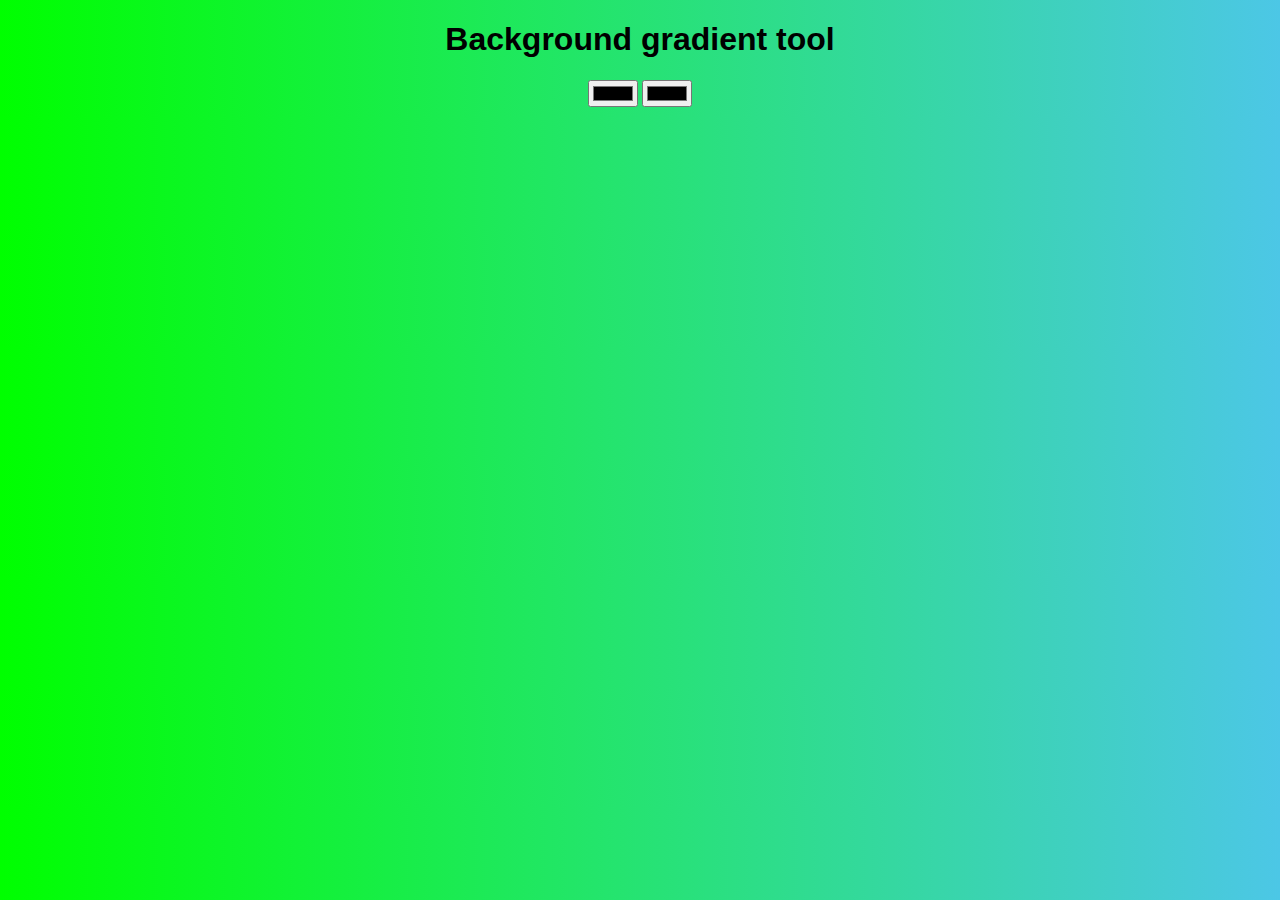
<file: src/Background gradient generator/index.html>
<!DOCTYPE html>
<html lang="en">
<head>
    <meta charset="UTF-8">
    <meta http-equiv="X-UA-Compatible" content="IE=edge">
    <meta name="viewport" content="width=device-width, initial-scale=1.0">
    <title>Gradient</title>
    <link rel="stylesheet" href="style.css">
</head>
<body id="body">
    <h1>Background gradient tool</h1>

    <input class="colorPicker1"  type="color" name="left">
    <input class="colorPicker2" type="color" name="right">

    <script src="script.js"></script>
</body>
</html>
</file>
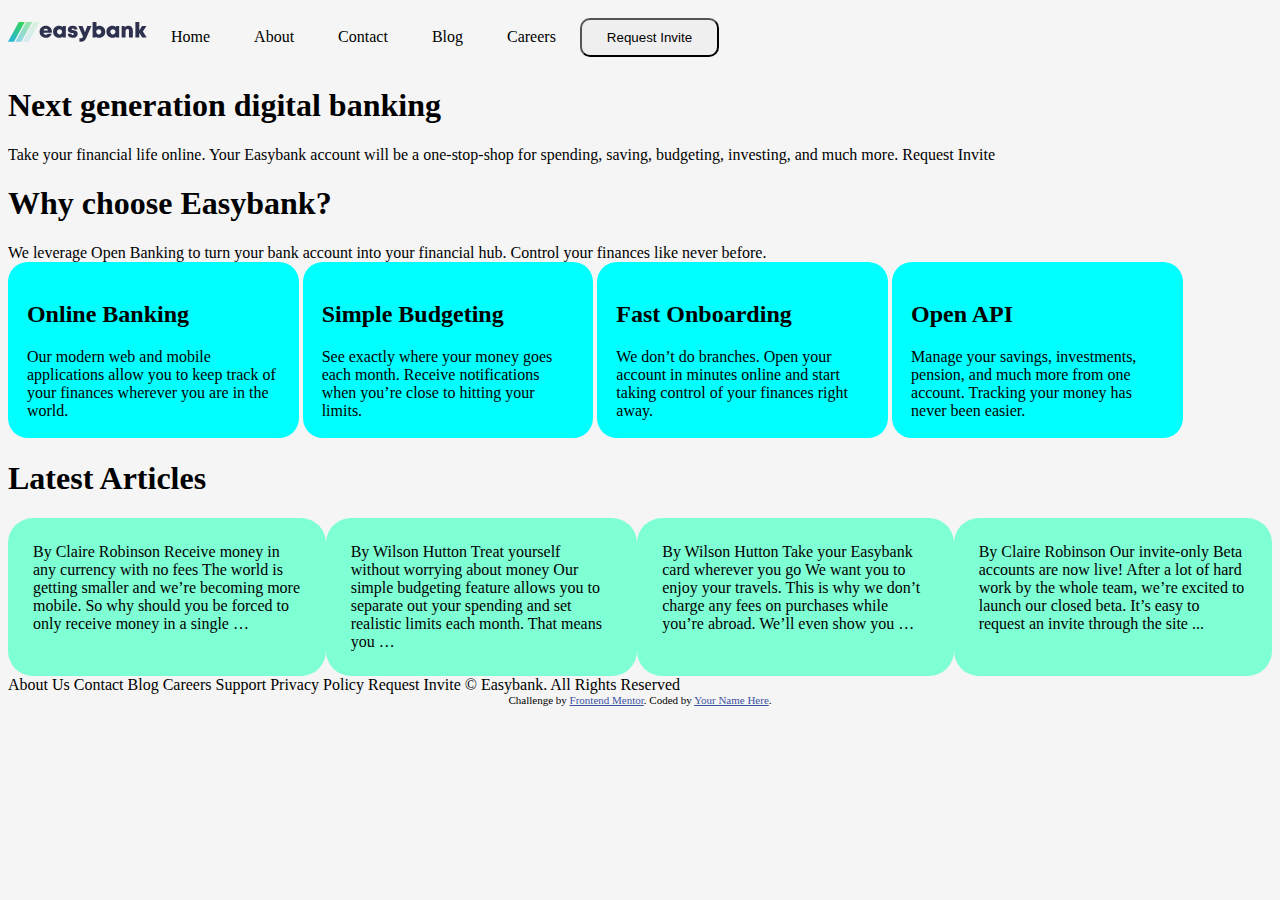
<file: src/easybank-challenge/index.html>
<!DOCTYPE html>
<html lang="en">

<head>
  <meta charset="UTF-8">
  <meta name="viewport" content="width=device-width, initial-scale=1.0">
  <!-- displays site properly based on user's device -->

  <link rel="icon" type="image/png" sizes="32x32" href="./images/favicon-32x32.png">

  <title>Frontend Mentor | Easybank landing page</title>
  <link rel="stylesheet" href="style.css">
  <!-- Feel free to remove these styles or customise in your own stylesheet 👍 -->
  <style>
    .attribution {
      font-size: 11px;
      text-align: center;
    }

    .attribution a {
      color: hsl(228, 45%, 44%);
    }
  </style>
</head>

<body>
  <nav>
    <div>
      <img class="logo" src="images/logo.svg" alt="">
      <p class="navbar-link">Home</p>
      <p class="navbar-link">About</p>
      <p class="navbar-link">Contact</p>
      <p class="navbar-link">Blog</p>
      <p class="navbar-link">Careers</p>

      <button>Request Invite</button>
    </div>
  </nav>

  <div>
    <h1>Next generation digital banking</h1>

    Take your financial life online. Your Easybank account will be a one-stop-shop
    for spending, saving, budgeting, investing, and much more.

    Request Invite

  </div>
  <div>
    <div>
      <h1>Why choose Easybank?</h1>

      <div>
        We leverage Open Banking to turn your bank account into your financial hub. Control
        your finances like never before.
      </div>

    </div>

    <div class="why">
      <h2 >Online Banking</h2>
      Our modern web and mobile applications allow you to keep track of your finances
      wherever you are in the world.
    </div>

    <div class="why">
      <h2>Simple Budgeting</h2>
      See exactly where your money goes each month. Receive notifications when you’re
      close to hitting your limits.
    </div>

    <div class="why">
      <h2>Fast Onboarding</h2>
      We don’t do branches. Open your account in minutes online and start taking control
      of your finances right away.
    </div>

    <div class="why">
      <h2>Open API</h2>
      Manage your savings, investments, pension, and much more from one account. Tracking
      your money has never been easier.
    </div>

  </div>

  <div class="">
    <h1>Latest Articles</h1>
  </div>

  <div class="articles">

    <div class="article">
      By Claire Robinson
      Receive money in any currency with no fees
      The world is getting smaller and we’re becoming more mobile. So why should you be
      forced to only receive money in a single …
    </div>

    <div class="article">
      By Wilson Hutton
      Treat yourself without worrying about money
      Our simple budgeting feature allows you to separate out your spending and set
      realistic limits each month. That means you …
    </div>

    <div class="article">
      By Wilson Hutton
      Take your Easybank card wherever you go
      We want you to enjoy your travels. This is why we don’t charge any fees on purchases
      while you’re abroad. We’ll even show you …
    </div>

    <div class="article">
      By Claire Robinson
      Our invite-only Beta accounts are now live!
      After a lot of hard work by the whole team, we’re excited to launch our closed beta.
      It’s easy to request an invite through the site ...
    </div>

  </div>

  <footer>
    About Us
    Contact
    Blog
    Careers
    Support
    Privacy Policy

    Request Invite

    © Easybank. All Rights Reserved

    <div class="attribution">
      Challenge by <a href="https://www.frontendmentor.io?ref=challenge" target="_blank">Frontend Mentor</a>.
      Coded by <a href="#">Your Name Here</a>.
    </div>
  </footer>
</body>

</html>
</file>
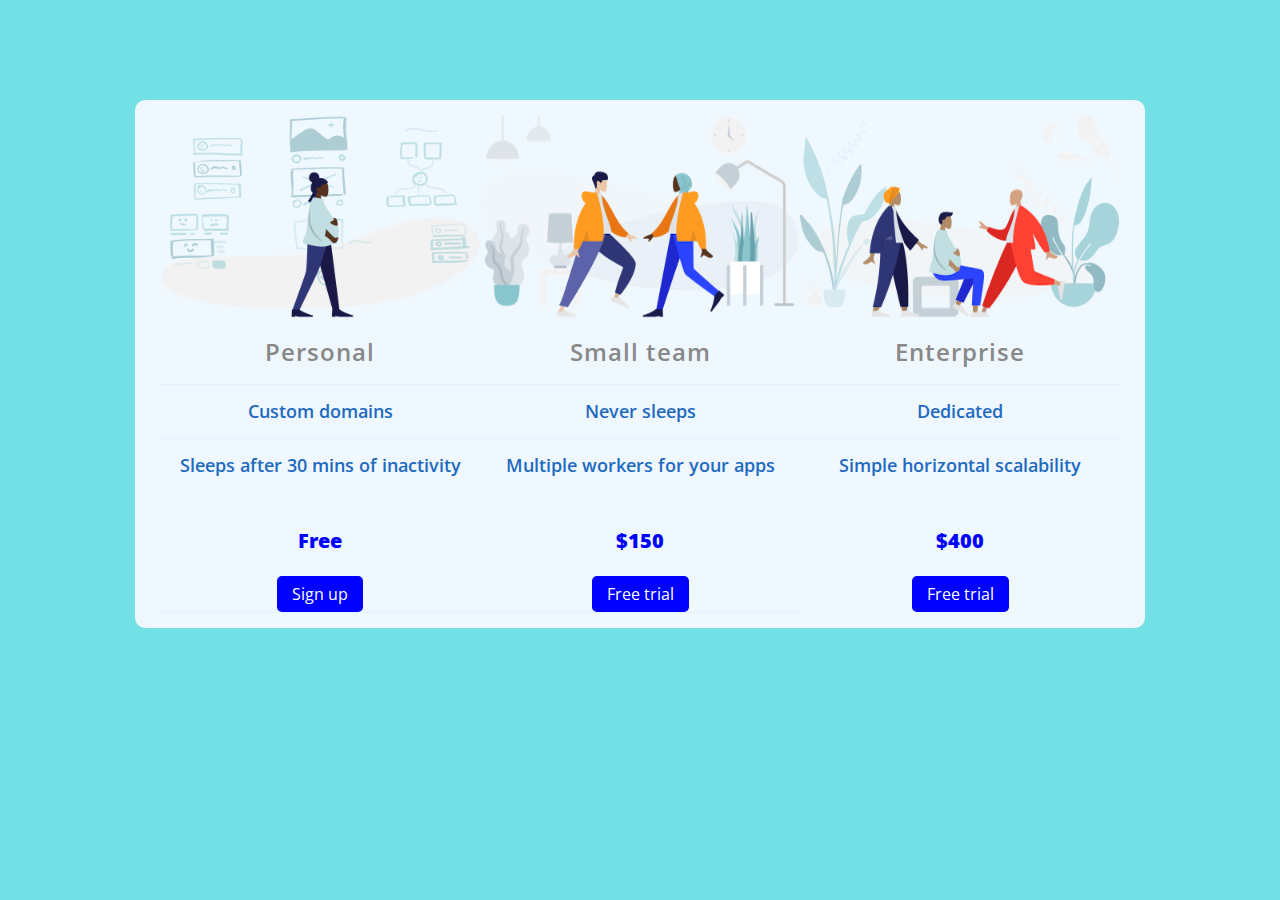
<file: src/Responsive price box/index.html>
<!DOCTYPE html>
<html lang="en">

<head>
    <meta charset="UTF-8">
    <meta name="viewport" content="width=device-width, initial-scale=1.0">
    <title>Price Tiers</title>
    <link rel="stylesheet" href="https://fonts.googleapis.com/css?family=Open+Sans:400,600,700">
    <link rel="stylesheet" href="app.css">
</head>

<body>

    <div class="panel-pricing-table">

        <div class="pricing-plan">
            <img  src="icons/icon1.png" alt="" class="pricing-img">
            <h2 class="pricing-header">Personal</h2>
            <ul class="pricing-features">
                <li class="pricing-features-item">Custom domains</li>
                <li class="pricing-features-item">Sleeps after 30 mins of inactivity</li>
            </ul>
            <span class="pricing-price">Free</span>
            <a href="#/" class="pricing-button">Sign up</a>
        </div>

        <div class="pricing-plan">
            <img src="icons/icon2.png" alt="" class="pricing-img">
            <h2 class="pricing-header">Small team</h2>
            <ul class="pricing-features">
                <li class="pricing-features-item">Never sleeps</li>
                <li class="pricing-features-item">Multiple workers for your apps</li>
            </ul>
            <span class="pricing-price">$150</span>
            <a href="#/" class="pricing-button is-featured">Free trial</a>
        </div>

        <div class="pricing-plan">
            <img src="icons/icon3.png" alt="" class="pricing-img">
            <h2 class="pricing-header">Enterprise</h2>
            <ul class="pricing-features">
                <li class="pricing-features-item">Dedicated</li>
                <li class="pricing-features-item">Simple horizontal scalability</li>
            </ul>
            <span class="pricing-price">$400</span>
            <a href="#/" class="pricing-button">Free trial</a>
        </div>

    </div>

</body>

</html>
</file>
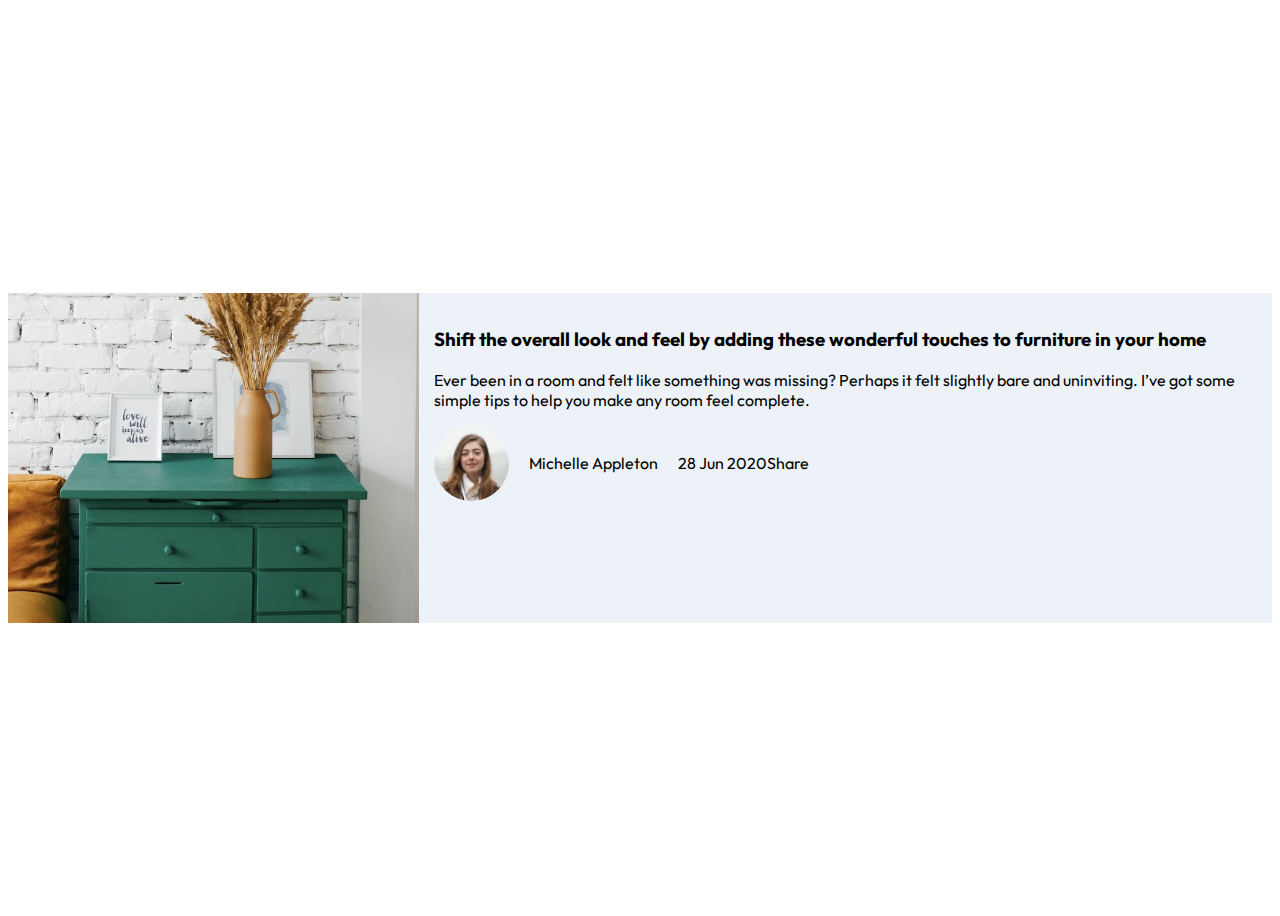
<file: src/components/article-preview-component/article-preview-component-master/index.html>
<!DOCTYPE html>
<html lang="en">

<head>
  <meta charset="UTF-8">
  <meta name="viewport" content="width=device-width, initial-scale=1.0">
  <!-- displays site properly based on user's device -->

  <link rel="icon" type="image/png" sizes="32x32" href="./images/favicon-32x32.png">
  <link rel="stylesheet" href="style.css">
  <title>Frontend Mentor | Article preview component</title>

  <!-- Feel free to remove these styles or customise in your own stylesheet 👍 -->
  <style>
    .attribution {
      font-size: 11px;
      text-align: center;
    }

    .attribution a {
      color: hsl(228, 45%, 44%);
    }
  </style>
</head>

<body>
  <div class="container">
    <div class="card">
      <div class="left">
        <img class="drawers" src="images\drawers.jpg" alt="">
      </div>
      <div class="right">
        <h3>
          Shift the overall look and feel by adding these wonderful
          touches to furniture in your home
        </h3>

        <p>
          Ever been in a room and felt like something was missing? Perhaps
          it felt slightly bare and uninviting. I’ve got some simple tips
          to help you make any room feel complete.
        </p>

        <div class="lower">
          <img 
            class="profile"
            src="images/avatar-michelle.jpg" 
            alt=""
          >
           <div class="name">
            Michelle Appleton
           </div> 
            
          <div class="date">
            28 Jun 2020
          </div>
           

          <div class="share">
            Share
          </div>
        </div>

      </div>

    </div>
  </div>
</body>

</html>
</file>
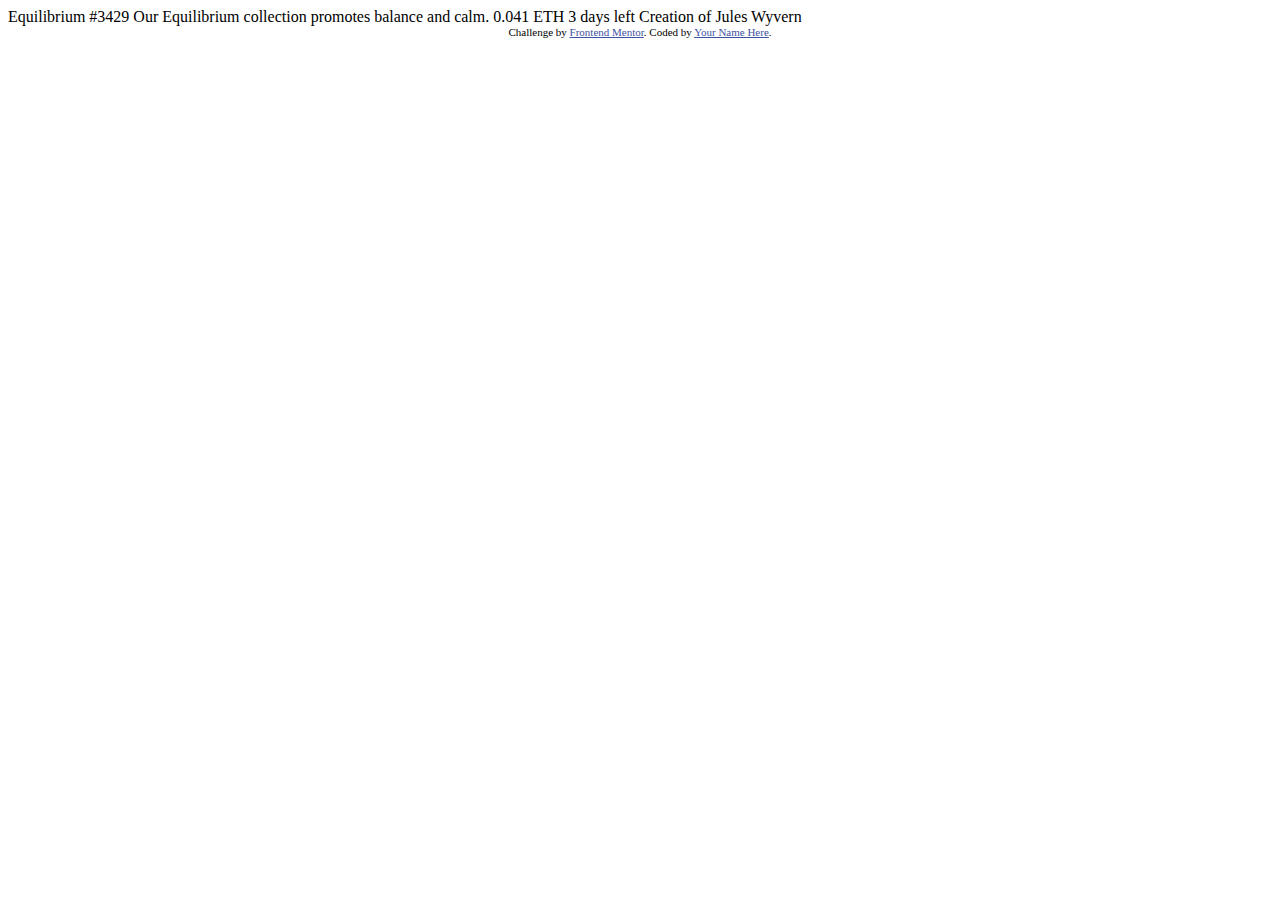
<file: src/components/nft-preview-card-component/nft-preview-card-component-main/index.html>
<!DOCTYPE html>
<html lang="en">
<head>
  <meta charset="UTF-8">
  <meta name="viewport" content="width=device-width, initial-scale=1.0"> <!-- displays site properly based on user's device -->

  <link rel="icon" type="image/png" sizes="32x32" href="./images/favicon-32x32.png">
  
  <title>Frontend Mentor | NFT preview card component</title>

  <!-- Feel free to remove these styles or customise in your own stylesheet 👍 -->
  <style>
    .attribution { font-size: 11px; text-align: center; }
    .attribution a { color: hsl(228, 45%, 44%); }
  </style>
</head>
<body>

  Equilibrium #3429

  Our Equilibrium collection promotes balance and calm.

  0.041 ETH
  3 days left
  
  Creation of Jules Wyvern

  <div class="attribution">
    Challenge by <a href="https://www.frontendmentor.io?ref=challenge" target="_blank">Frontend Mentor</a>. 
    Coded by <a href="#">Your Name Here</a>.
  </div>
</body>
</html>
</file>
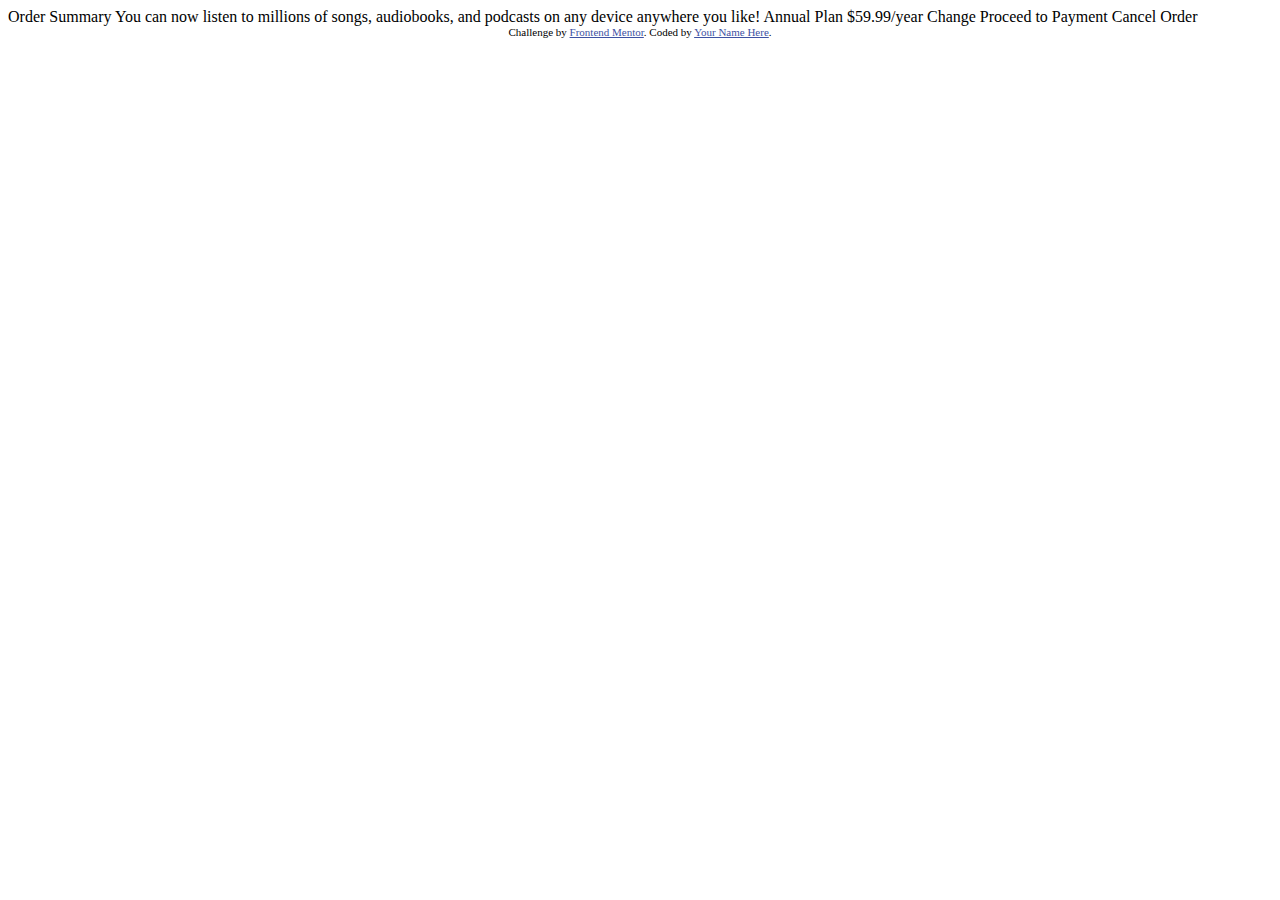
<file: src/components/order-summary-component/order-summary-component-main/index.html>
<!DOCTYPE html>
<html lang="en">
<head>
  <meta charset="UTF-8">
  <meta name="viewport" content="width=device-width, initial-scale=1.0"> <!-- displays site properly based on user's device -->

  <link rel="icon" type="image/png" sizes="32x32" href="./images/favicon-32x32.png">
  
  <title>Frontend Mentor | Order summary card</title>

  <!-- Feel free to remove these styles or customise in your own stylesheet 👍 -->
  <style>
    .attribution { font-size: 11px; text-align: center; }
    .attribution a { color: hsl(228, 45%, 44%); }
  </style>
</head>
<body>

  Order Summary

  You can now listen to millions of songs, audiobooks, and podcasts on any 
  device anywhere you like!

  Annual Plan
  $59.99/year

  Change

  Proceed to Payment
  Cancel Order
  
  <div class="attribution">
    Challenge by <a href="https://www.frontendmentor.io?ref=challenge" target="_blank">Frontend Mentor</a>. 
    Coded by <a href="#">Your Name Here</a>.
  </div>
</body>
</html>
</file>
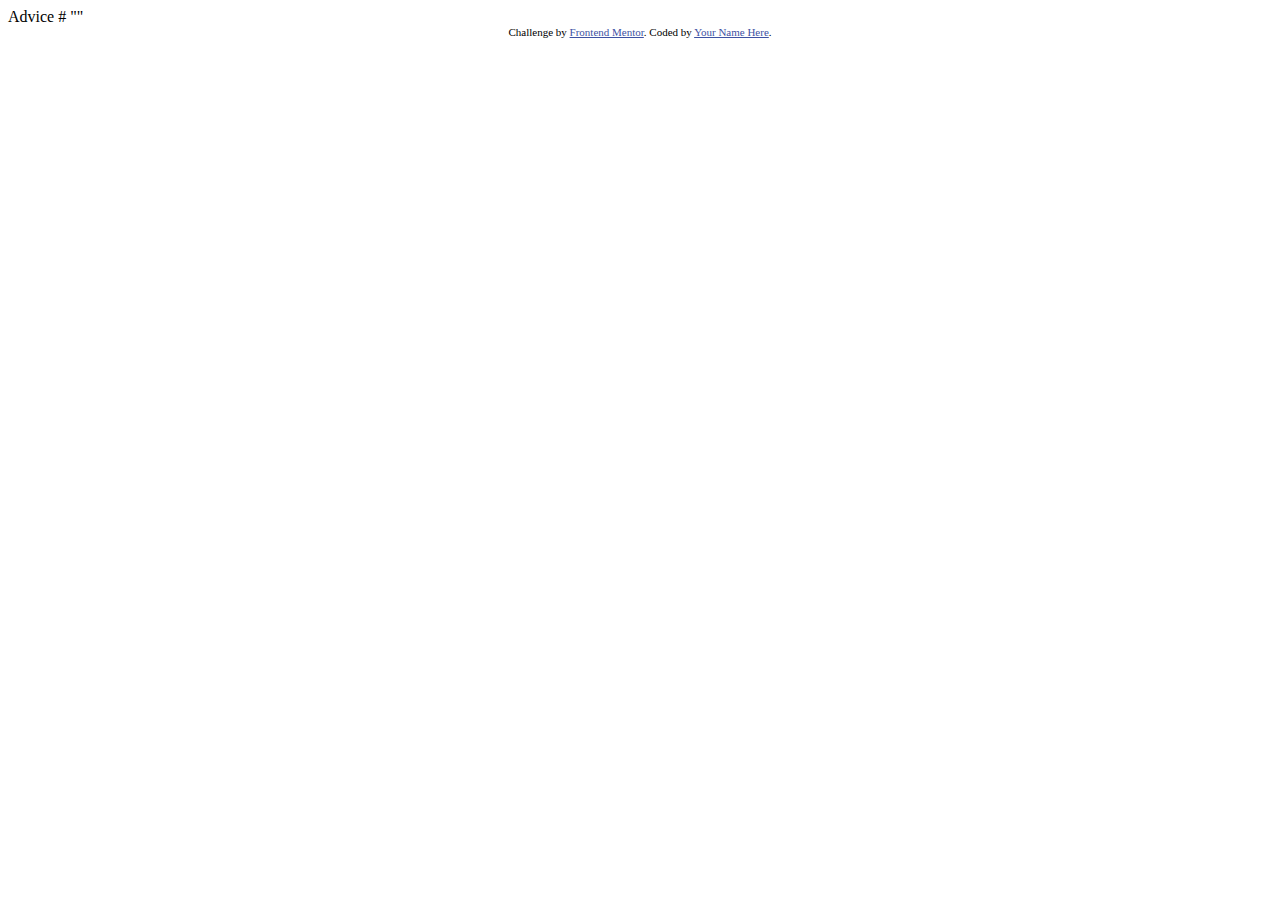
<file: src/SPA Web apps/advice-generator/advice-generator-app-main/index.html>
<!DOCTYPE html>
<html lang="en">
<head>
  <meta charset="UTF-8">
  <meta name="viewport" content="width=device-width, initial-scale=1.0"> <!-- displays site properly based on user's device -->

  <link rel="icon" type="image/png" sizes="32x32" href="./images/favicon-32x32.png">
  
  <title>Frontend Mentor | Advice generator app</title>

  <!-- Feel free to remove these styles or customise in your own stylesheet 👍 -->
  <style>
    .attribution { font-size: 11px; text-align: center; }
    .attribution a { color: hsl(228, 45%, 44%); }
  </style>
</head>
<body>

  Advice #<!-- Advice ID goes here -->

  "<!-- Advice text goes here -->"
  
  <div class="attribution">
    Challenge by <a href="https://www.frontendmentor.io?ref=challenge" target="_blank">Frontend Mentor</a>. 
    Coded by <a href="#">Your Name Here</a>.
  </div>
</body>
</html>
</file>
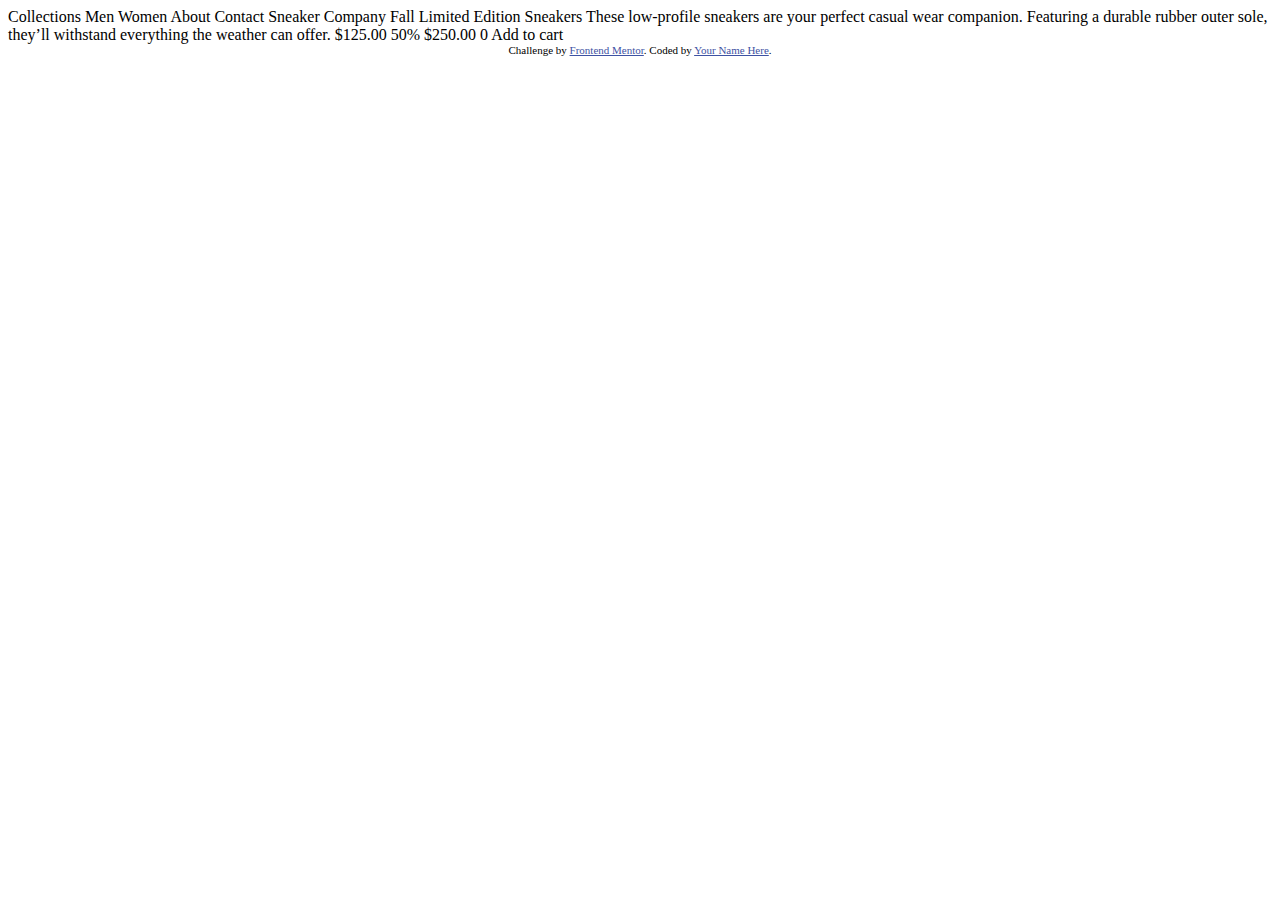
<file: src/SPA Web apps/ecommerce-product-page/ecommerce-product-page-main/index.html>
<!DOCTYPE html>
<html lang="en">
<head>
  <meta charset="UTF-8">
  <meta name="viewport" content="width=device-width, initial-scale=1.0"> <!-- displays site properly based on user's device -->

  <link rel="icon" type="image/png" sizes="32x32" href="./images/favicon-32x32.png">
  
  <title>Frontend Mentor | E-commerce product page</title>

  <!-- Feel free to remove these styles or customise in your own stylesheet 👍 -->
  <style>
    .attribution { font-size: 11px; text-align: center; }
    .attribution a { color: hsl(228, 45%, 44%); }
  </style>
</head>
<body>

  Collections
  Men
  Women
  About
  Contact

  Sneaker Company

  Fall Limited Edition Sneakers

  These low-profile sneakers are your perfect casual wear companion. Featuring a 
  durable rubber outer sole, they’ll withstand everything the weather can offer.

  $125.00
  50%
  $250.00

  0
  Add to cart
  
  <div class="attribution">
    Challenge by <a href="https://www.frontendmentor.io?ref=challenge" target="_blank">Frontend Mentor</a>. 
    Coded by <a href="#">Your Name Here</a>.
  </div>
</body>
</html>
</file>
<file: src/Background gradient generator/style.css>
h1 {
    color:black;
    font-family: 'Lucida Sans', 'Lucida Sans Regular', 'Lucida Grande', 'Lucida Sans Unicode', Geneva, Verdana, sans-serif;
}

body {
    background: linear-gradient(to right,#00ff00,#4CC7E6 );
    text-align: center;
}
</file>
<file: src/easybank-challenge/style.css>
body {
    background-color: whitesmoke;
}
.logo {
    display: inline-block;
}
.navbar-link {
    display: inline-block;
    margin: auto;
    padding: 20px;
}
.articles {
    display: flex;
}
.article {
    background-color: aquamarine;
    border-radius: 25px;
    padding: 25px;
}
.why {
    display: inline-block;
    padding: 1.5%;
    background-color: aqua;
    width: 20%;
    flex-direction: column;
    flex-wrap: wrap;
    border-radius: 20px;
}
button {
    padding: 10px 25px;
    border-radius: 10px;
}
button:hover{
    background-color: aquamarine;
}
</file>
<file: src/Responsive price box/app.css>
html, body, div, span, applet, object, iframe,
h1, h2, h3, h4, h5, h6, p, blockquote, pre,
a, abbr, acronym, address, big, cite, code,
del, dfn, em, img, ins, kbd, q, s, samp,
small, strike, strong, sub, sup, tt, var,
b, u, i, center,
dl, dt, dd, ol, ul, li,
fieldset, form, label, legend,
table, caption, tbody, tfoot, thead, tr, th, td,
article, aside, canvas, details, embed, 
figure, figcaption, footer, header, hgroup, 
menu, nav, output, ruby, section, summary,
time, mark, audio, video {
	margin: 0;
	padding: 0;
	border: 0;
	font-size: 100%;
	vertical-align: baseline;
}
/* HTML5 display-role reset for older browsers */
article, aside, details, figcaption, figure, 
footer, header, hgroup, menu, nav, section {
	display: block;
}
body {
	line-height: 1;
}
ol, ul {
	list-style: none;
}
blockquote, q {
	quotes: none;
}
blockquote:before, blockquote:after,
q:before, q:after {
	content: '';
	content: none;
}
table {
	border-collapse: collapse;
	border-spacing: 0;
}

/*Now code for another solution*/

body {
  background-color: rgb(114, 224, 228);
  font-family: 'Open Sans';
  display: flex;
  justify-content: center;
  align-items: center;
}
html {
  box-sizing: border-box;
}

.panel-pricing-table {
  background-color: aliceblue;
  border-radius: 10px;
  padding: 15px 25px;
  width: 100%;
  max-width: 960px;
  display: flex;
  flex-direction: column;
  text-align: center;
  text-decoration: solid;
}

.pricing-plan {
  border-bottom: 1px solid #e1f1ff;
}
.pricing-plan:last-child{
  border-bottom: none;
}

.pricing-img {
  max-width: 100%;
  padding: auto;
}

.pricing-header {
  padding-top: 20px;
  color: #888;
  font-weight: 600;
  letter-spacing: 1px; /*Useful */
  font-size: 24px;
}

.pricing-features {
  margin:  20px auto 15px;
  color: rgb(31, 106, 192);
}

.pricing-features-item {
  font-weight: 600;
  font-size: 18px;
  line-height: 1.25;
  padding: 15px;
  border-top: 1px solid #e1f1ff;
}

.pricing-price {
  font-weight: 900;
  font-size: 20px;
  color: blue;
  padding: 25px;
  border: none;
  display: block; /*next Element ne niche rakhva mate*/
}

.pricing-button {
  color: white;
  border-radius: 5px;
  padding: 10px 15px;
  background-color: blue;
  display: inline-block;
}

.pricing-button:hover{
  background-color: rgb(82, 147, 185);
  color: black;
  font-weight: bold;
}

a {
  font-family: 'Open Sans';
  text-decoration: none;
}
@media(min-width:960px){
  .panel-pricing-table{
    flex-direction: row;
    margin: 100px auto;
  }
}
</file>
<file: src/components/article-preview-component/article-preview-component-master/style.css>
@import url('https://fonts.googleapis.com/css2?family=Outfit:wght@400;700&display=swap');
body {
    min-height: 100vh;
    font-family: 'Outfit', sans-serif;
    display: flex;
    align-items: center;
    justify-content: center;
}
.container {
    background-color: hsl(210, 46%, 95%);
}
.card {
    margin: auto;
    display: flex;   
    border-radius: 20px; 
}
.left {
    display: flex;
    align-items: center;
    justify-content: center;
    flex: 1;

}
.drawers {
    width: 100%;
    height: 100%;
}
.right {
    flex: 2;
    padding: 15px;
}
.profile {
    width: 75px;
    border-radius: 50%;
}
.lower {
    display: flex;
    align-items: center;
}
.name {
    padding: 0 20px;
}
</file>
